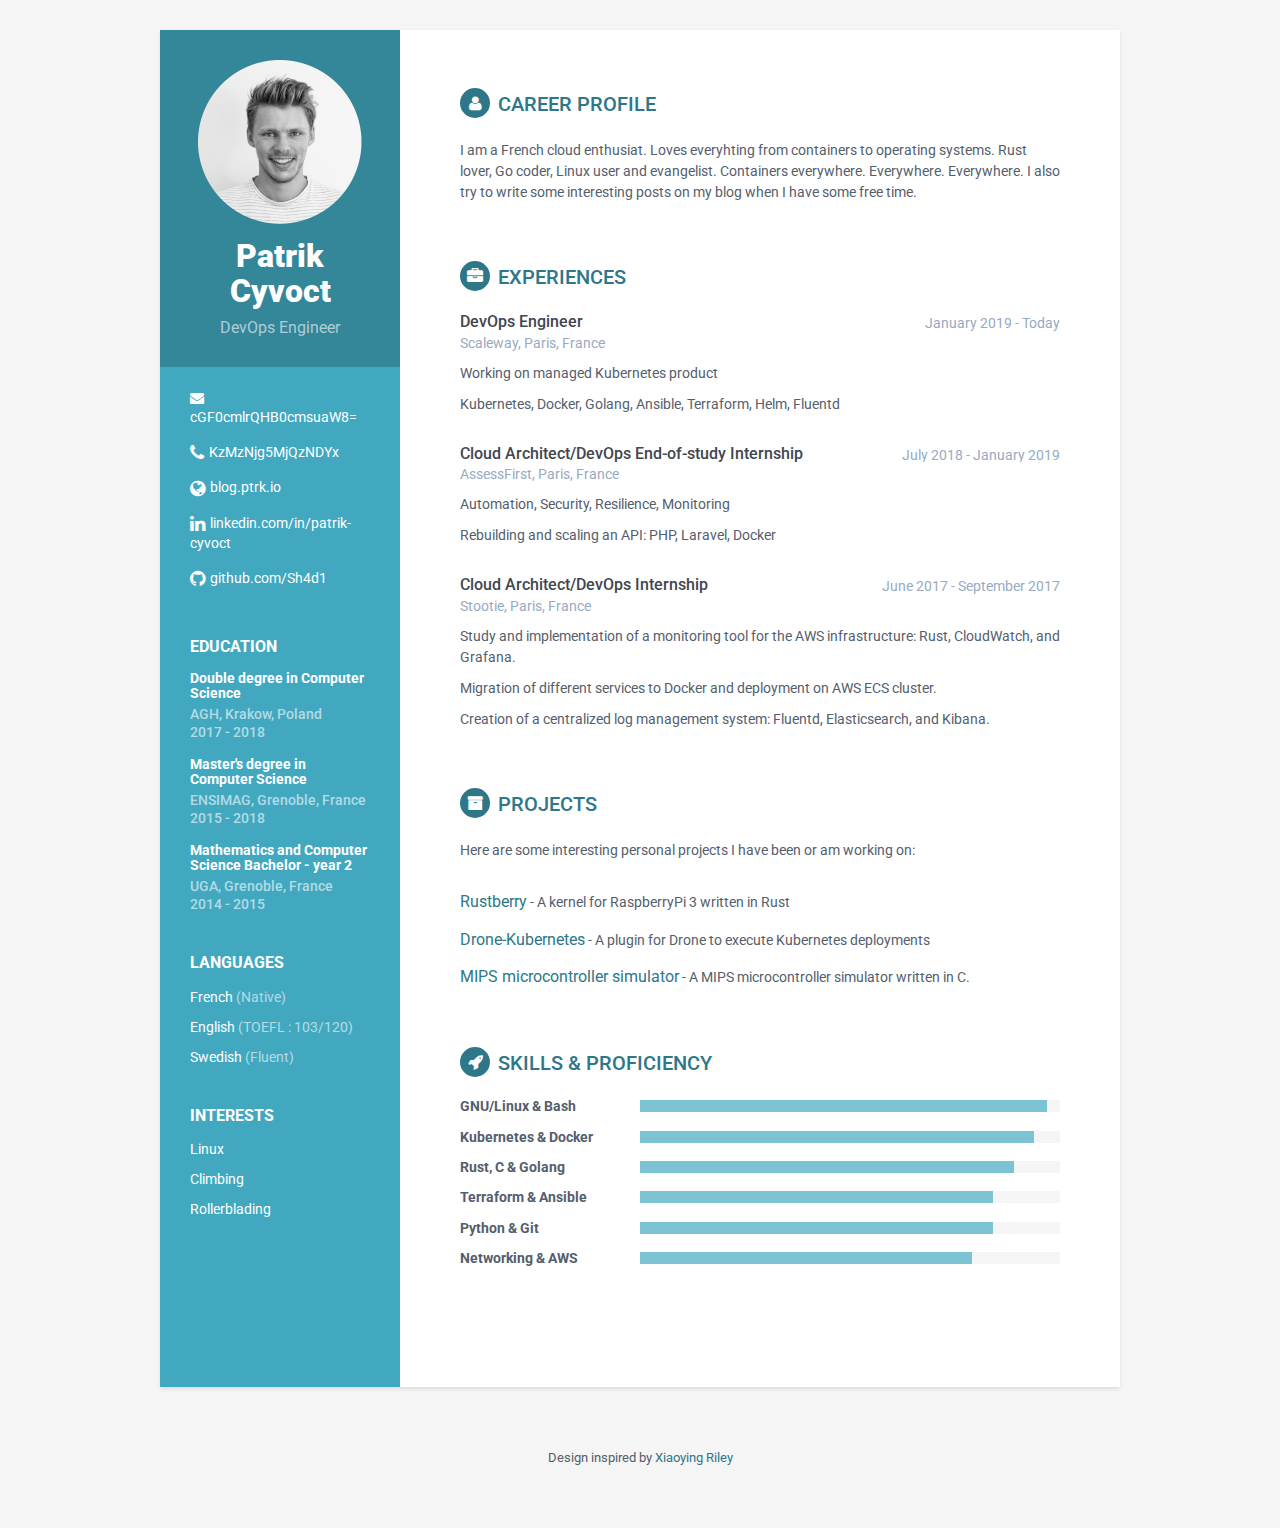
<file: public/index.html>
<!DOCTYPE html>
<!--[if IE 8]> <html lang="en" class="ie8"> <![endif]-->  
<!--[if IE 9]> <html lang="en" class="ie9"> <![endif]-->  
<!--[if !IE]><!--> <html lang="en"> <!--<![endif]-->  
<head>
    <title>Patrik Cyvoct - Resume</title>
    <!-- Meta -->
    <meta charset="utf-8">
    <meta http-equiv="X-UA-Compatible" content="IE=edge">
    <meta name="viewport" content="width=device-width, initial-scale=1.0">
    <meta name="description" content="Patrik Cyvoct resume">
    <meta name="author" content="Patrik Cyvoct">    
    <link rel="shortcut icon" href="favicon.ico">  
    <link href='https://fonts.googleapis.com/css?family=Roboto:400,500,400italic,300italic,300,500italic,700,700italic,900,900italic' rel='stylesheet' type='text/css'>
    <!-- Global CSS -->
    <link rel="stylesheet" href="assets/plugins/bootstrap/css/bootstrap.min.css">   
    <!-- Plugins CSS -->
    <link rel="stylesheet" href="assets/plugins/font-awesome/css/font-awesome.css">
    
    <!-- Theme CSS -->  
    <link id="theme-style" rel="stylesheet" href="assets/css/styles.css">
    <!-- HTML5 shim and Respond.js for IE8 support of HTML5 elements and media queries -->
    <!--[if lt IE 9]>
      <script src="https://oss.maxcdn.com/html5shiv/3.7.2/html5shiv.min.js"></script>
      <script src="https://oss.maxcdn.com/respond/1.4.2/respond.min.js"></script>
    <![endif]-->
</head> 

<body>
    <div class="wrapper">
        <div class="sidebar-wrapper">
            <div class="profile-container">
                <img class="profile" src="assets/images/me.png" alt="" />
                <h1 class="name">Patrik Cyvoct</h1>
                <h3 class="tagline">DevOps Engineer</h3>
            </div><!--//profile-container-->
            
            <div class="contact-container container-block">
                <ul class="list-unstyled contact-list">
                    <li class="email"><i class="fa fa-envelope"></i><a href="mailto: base64">cGF0cmlrQHB0cmsuaW8=</a></li>
                    <li class="phone"><i class="fa fa-phone"></i><a href="tel: base64">KzMzNjg5MjQzNDYx</a></li>
                    <li class="website"><i class="fa fa-globe"></i><a href="https://blog.ptrk.io" target="_blank">blog.ptrk.io</a></li>
                    <li class="linkedin"><i class="fa fa-linkedin"></i><a href="https://www.linkedin.com/in/patrik-cyvoct/" target="_blank">linkedin.com/in/patrik-cyvoct</a></li>
                    <li class="github"><i class="fa fa-github"></i><a href="https://github.com/Sh4d1" target="_blank">github.com/Sh4d1</a></li>
                </ul>
            </div><!--//contact-container-->
            <div class="education-container container-block">
                <h2 class="container-block-title">Education</h2>
                <div class="item">
                    <h4 class="degree">Double degree in Computer Science</h4>
                    <h5 class="meta">AGH, Krakow, Poland</h5>
                    <div class="time">2017 - 2018</div>
                </div>
                <div class="item">
                    <h4 class="degree">Master's degree in Computer Science</h4>
                    <h5 class="meta">ENSIMAG, Grenoble, France</h5>
                    <div class="time">2015 - 2018</div>
                </div><!--//item-->
                <div class="item">
                    <h4 class="degree">Mathematics and Computer Science Bachelor - year 2</h4>
                    <h5 class="meta">UGA, Grenoble, France</h5>
                    <div class="time">2014 - 2015</div>
                </div><!--//item-->
            </div><!--//education-container-->
            
            <div class="languages-container container-block">
                <h2 class="container-block-title">Languages</h2>
                <ul class="list-unstyled interests-list">
                    <li>French <span class="lang-desc">(Native)</span></li>
                    <li>English <span class="lang-desc">(TOEFL : 103/120)</span></li>
                    <li>Swedish <span class="lang-desc">(Fluent)</span></li>
                </ul>
            </div><!--//interests-->
            
            <div class="interests-container container-block">
                <h2 class="container-block-title">Interests</h2>
                <ul class="list-unstyled interests-list">
                    <li>Linux</li>
                    <li>Climbing</li>
                    <li>Rollerblading</li>
                </ul>
            </div><!--//interests-->
            
        </div><!--//sidebar-wrapper-->
        
        <div class="main-wrapper">
            
            <section class="section summary-section">
                <h2 class="section-title"><i class="fa fa-user"></i>Career Profile</h2>
                <div class="summary">
                    <p>
                    I am a French cloud enthusiat. Loves everyhting from containers to operating systems. Rust lover, Go coder, Linux user and evangelist. Containers everywhere. Everywhere. Everywhere. I also try to write some interesting posts on my blog when I have some free time.
                    </p>
                </div><!--//summary-->
            </section><!--//section-->
            
            <section class="section experiences-section">
                <h2 class="section-title"><i class="fa fa-briefcase"></i>Experiences</h2>
 
                <div class="item">
                    <div class="meta">
                        <div class="upper-row">
                            <h3 class="job-title">DevOps Engineer</h3>
                            <div class="time">January 2019 - Today</div>
                        </div><!--//upper-row-->
                        <div class="company">Scaleway, Paris, France</div>
                    </div><!--//meta-->
                    <div class="details">
                        <p>Working on managed Kubernetes product</p>
                        <p>Kubernetes, Docker, Golang, Ansible, Terraform, Helm, Fluentd</p>
                    </div><!--//details-->
                </div><!--//item-->
                
                <div class="item">
                    <div class="meta">
                        <div class="upper-row">
                            <h3 class="job-title">Cloud Architect/DevOps End-of-study Internship</h3>
                            <div class="time">July 2018 - January 2019</div>
                        </div><!--//upper-row-->
                        <div class="company">AssessFirst, Paris, France</div>
                    </div><!--//meta-->
                    <div class="details">
                        <p>Automation, Security, Resilience, Monitoring</p>
                        <p>Rebuilding and scaling an API: PHP, Laravel, Docker</p>
                    </div><!--//details-->
                </div><!--//item-->               
                <div class="item">
                    <div class="meta">
                        <div class="upper-row">
                            <h3 class="job-title">Cloud Architect/DevOps Internship</h3>
                            <div class="time">June 2017 - September 2017</div>
                        </div><!--//upper-row-->
                        <div class="company">Stootie, Paris, France</div>
                    </div><!--//meta-->
                    <div class="details">
                        <p>Study and implementation of a monitoring tool for the
                        AWS infrastructure: Rust, CloudWatch, and Grafana.</p>
                        <p>Migration of different services to Docker and deployment on AWS ECS cluster.</p>
                        <p>Creation of a centralized log management system:
                        Fluentd, Elasticsearch, and Kibana.</p> 
                    </div><!--//details-->
                </div><!--//item-->
            </section><!--//section-->
            
            <section class="section projects-section">
                <h2 class="section-title"><i class="fa fa-archive"></i>Projects</h2>
                <div class="intro">
                    <p>Here are some interesting personal projects I have been or am working on:</p>
                </div><!--//intro-->
                <div class="item">
                    <span class="project-title"><a href="https://github.com/Sh4d1/rustberry" target="_blank">Rustberry</a></span> - <span class="project-tagline">A kernel for RaspberryPi 3 written in Rust</span>
                </div>
                 <div class="item">
                    <span class="project-title"><a href="https://github.com/Sh4d1/drone-kubernetes" target="_blank">Drone-Kubernetes</a></span> - <span class="project-tagline">A plugin for Drone to execute Kubernetes deployments</span>
                </div>
                   
                <div class="item">
                    <span class="project-title"><a href="https://github.com/Sh4d1/projet_mips2016" target="_blank">MIPS microcontroller simulator</a></span> - <span class="project-tagline">A MIPS microcontroller simulator written in C.</span>
                </div><!--//item-->
            </section><!--//section-->
            
            <section class="skills-section section">
                <h2 class="section-title"><i class="fa fa-rocket"></i>Skills &amp; Proficiency</h2>
                <div class="skillset">        
                    <div class="item">
                        <h3 class="level-title">GNU/Linux &amp; Bash</h3>
                        <div class="level-bar">
                            <div class="level-bar-inner" data-level="98%">
                            </div>                                      
                        </div><!--//level-bar-->                                 
                    </div><!--//item-->
                    
                    <div class="item">
                        <h3 class="level-title">Kubernetes &amp; Docker</h3>
                        <div class="level-bar">
                            <div class="level-bar-inner" data-level="95%">
                            </div>                                      
                        </div><!--//level-bar-->                                 
                    </div><!--//item-->
                    
                    <div class="item">
                        <h3 class="level-title">Rust, C &amp; Golang</h3>
                        <div class="level-bar">
                            <div class="level-bar-inner" data-level="90%">
                            </div>                                      
                        </div><!--//level-bar-->                                 
                    </div><!--//item-->

                    <div class="item">
                        <h3 class="level-title">Terraform &amp; Ansible</h3>
                        <div class="level-bar">
                            <div class="level-bar-inner" data-level="85%">
                            </div>                                      
                        </div><!--//level-bar-->                                 
                    </div><!--//item-->
<div class="item">
                        <h3 class="level-title">Python &amp; Git</h3>
                        <div class="level-bar">
                        <div class="level-bar-inner" data-level="85%">
                        </div>                                      
                        </div><!--//level-bar-->                                 
                    </div><!--//item-->
                    
                    <div class="item">
                        <h3 class="level-title">Networking &amp; AWS</h3>
                        <div class="level-bar">
                            <div class="level-bar-inner" data-level="80%">
                            </div>                                      
                        </div><!--//level-bar-->                                 
                    </div><!--//item-->
                    
                </div>  
            </section><!--//skills-section-->
            
        </div><!--//main-body-->
    </div>
 
    <footer class="footer">
        <div class="text-center">
                <!--/* This template is released under the Creative Commons Attribution 3.0 License. Please keep the attribution link below when using for your own project. Thank you for your support. :) If you'd like to use the template without the attribution, you can check out other license options via our website: themes.3rdwavemedia.com */-->
                <small class="copyright">Design inspired by <a href="http://themes.3rdwavemedia.com" target="_blank">Xiaoying Riley</a></small>
        </div><!--//container-->
    </footer><!--//footer-->
 
    <!-- Javascript -->          
    <script type="text/javascript" src="assets/plugins/jquery-1.11.3.min.js"></script>
    <script type="text/javascript" src="assets/plugins/bootstrap/js/bootstrap.min.js"></script>    
    <!-- custom js -->
    <script type="text/javascript" src="assets/js/main.js"></script>            
</body>
</html>
</file>
<file: public/assets/css/styles.css>
/*   
 * Template Name: Orbit - Responsive Resume/CV Template for Developers
 * Version: 1.0
 * Author: Xiaoying Riley
 * Twitter: @3rdwave_themes
 * License: Creative Commons Attribution 3.0 License
 * Website: http://themes.3rdwavemedia.com/
*/
/* styles.css */
/* ======= Base ======= */
body {
  font-family: 'Roboto', sans-serif;
  color: #545E6C;
  background: #f5f5f5;
  font-size: 14px;
  padding: 30px;
  -webkit-font-smoothing: antialiased;
  -moz-osx-font-smoothing: grayscale;
}
h1,
h2,
h3,
h4,
h5,
h6 {
  font-weight: 700;
}
a {
  color: #2d7788;
  -webkit-transition: all 0.4s ease-in-out;
  -moz-transition: all 0.4s ease-in-out;
  -ms-transition: all 0.4s ease-in-out;
  -o-transition: all 0.4s ease-in-out;
}
a:hover {
  text-decoration: underline;
  color: #1a454f;
}
a:focus {
  text-decoration: none;
}
p {
  line-height: 1.5;
}
.wrapper {
  background: #42A8C0;
  max-width: 960px;
  margin: 0 auto;
  position: relative;
  -webkit-box-shadow: 0px 2px 4px rgba(0, 0, 0, 0.1);
  -moz-box-shadow: 0px 2px 4px rgba(0, 0, 0, 0.1);
  box-shadow: 0px 2px 4px rgba(0, 0, 0, 0.1);
}
.sidebar-wrapper {
  background: #42A8C0;
  position: absolute;
  /*right: 0;*/
  left:0;
  width: 240px;
  height: 100%;
  min-height: 800px;
  color: #fff;
}
.sidebar-wrapper a {
  color: #fff;
}
.sidebar-wrapper .profile-container {
  padding: 30px;
  background: rgba(0, 0, 0, 0.2);
  text-align: center;
  color: #fff;
}
.sidebar-wrapper .name {
  font-size: 32px;
  font-weight: 900;
  margin-top: 0;
  margin-bottom: 10px;
}
.sidebar-wrapper .tagline {
  color: rgba(255, 255, 255, 0.6);
  font-size: 16px;
  font-weight: 400;
  margin-top: 0;
  margin-bottom: 0;
}
.sidebar-wrapper .profile {
  margin-bottom: 15px;
}
.sidebar-wrapper .contact-list .fa {
  margin-right: 5px;
  font-size: 18px;
  vertical-align: middle;
}
.sidebar-wrapper .contact-list li {
  margin-bottom: 15px;
}
.sidebar-wrapper .contact-list li:last-child {
  margin-bottom: 0;
}
.sidebar-wrapper .contact-list .email .fa {
  font-size: 14px;
}
.sidebar-wrapper .container-block {
  padding: 30px;
  padding-top: 20px;
  padding-bottom: 20px;
}
.sidebar-wrapper .container-block-title {
  text-transform: uppercase;
  font-size: 16px;
  font-weight: 700;
  margin-top: 0;
  margin-bottom: 15px;
}
.sidebar-wrapper .degree {
  font-size: 14px;
  margin-top: 0;
  margin-bottom: 5px;
}
.sidebar-wrapper .education-container .item {
  margin-bottom: 15px;
}
.sidebar-wrapper .education-container .item:last-child {
  margin-bottom: 0;
}
.sidebar-wrapper .education-container .meta {
  color: rgba(255, 255, 255, 0.6);
  font-weight: 500;
  margin-bottom: 0px;
  margin-top: 0;
}
.sidebar-wrapper .education-container .time {
  color: rgba(255, 255, 255, 0.6);
  font-weight: 500;
  margin-bottom: 0px;
}
.sidebar-wrapper .languages-container .lang-desc {
  color: rgba(255, 255, 255, 0.6);
}
.sidebar-wrapper .languages-list {
  margin-bottom: 0;
}
.sidebar-wrapper .languages-list li {
  margin-bottom: 10px;
}
.sidebar-wrapper .languages-list li:last-child {
  margin-bottom: 0;
}
.sidebar-wrapper .interests-list {
  margin-bottom: 0;
}
.sidebar-wrapper .interests-list li {
  margin-bottom: 10px;
}
.sidebar-wrapper .interests-list li:last-child {
  margin-bottom: 0;
}
.main-wrapper {
  background: #fff;
  padding: 60px;
/*  padding-right: 300px;*/

  padding-left: 300px;
}
.main-wrapper .section-title {
  text-transform: uppercase;
  font-size: 20px;
  font-weight: 500;
  color: #2d7788;
  position: relative;
  margin-top: 0;
  margin-bottom: 20px;
}
.main-wrapper .section-title .fa {
  width: 30px;
  height: 30px;
  margin-right: 8px;
  display: inline-block;
  color: #fff;
  -webkit-border-radius: 50%;
  -moz-border-radius: 50%;
  -ms-border-radius: 50%;
  -o-border-radius: 50%;
  border-radius: 50%;
  -moz-background-clip: padding;
  -webkit-background-clip: padding-box;
  background-clip: padding-box;
  background: #2d7788;
  text-align: center;
  padding-top: 8px;
  font-size: 16px;
  position: relative;
  top: -2px;
}
.main-wrapper .section {
  margin-bottom: 60px;
}
.main-wrapper .experiences-section .item {
  margin-bottom: 30px;
}
.main-wrapper .upper-row {
  position: relative;
  overflow: hidden;
  margin-bottom: 2px;
}
.main-wrapper .job-title {
  color: #3F4650;
  font-size: 16px;
  margin-top: 0;
  margin-bottom: 0;
  font-weight: 500;
}
.main-wrapper .time {
  position: absolute;
  right: 0;
  top: 0;
  color: #97AAC3;
}
.main-wrapper .company {
  margin-bottom: 10px;
  color: #97AAC3;
}
.main-wrapper .project-title {
  font-size: 16px;
  font-weight: 400;
  margin-top: 0;
  margin-bottom: 5px;
}
.project-url {
  color: #2d7788;
}
.main-wrapper .projects-section .intro {
  margin-bottom: 30px;
}
.main-wrapper .projects-section .item {
  margin-bottom: 15px;
}
.skillset .item {
  margin-bottom: 15px;
  overflow: hidden;
}
.skillset .level-title {
  font-size: 14px;
  margin-top: 0;
  margin-bottom: 12px;
}
.skillset .level-bar {
  height: 12px;
  background: #f5f5f5;
}
.skillset .level-bar-inner {
  height: 12px;
  background: #7bc2d3;
}
.footer {
  padding: 30px;
  padding-top: 60px;
}
.footer .copyright {
  line-height: 1.6;
  color: #545E6C;
  font-size: 13px;
}
.footer .fa-heart {
  color: #fb866a;
}
/* Extra small devices (phones, less than 768px) */
@media (max-width: 767px) {
  .sidebar-wrapper {
    position: static;
    width: inherit;
  }
  .main-wrapper {
    padding: 30px;
  }
  .main-wrapper .time {
    position: static;
    display: block;
    margin-top: 5px;
  }
  .main-wrapper .upper-row {
    margin-bottom: 0;
  }
}
/* Small devices (tablets, 768px and up) */
/* Medium devices (desktops, 992px and up) */
@media (min-width: 992px) {
  .skillset .level-title {
    display: inline-block;
    float: left;
    width: 30%;
    margin-bottom: 0;
  }
  .skillset .level-bar {
    display: inline-block;
    width: 70%;
    float: left;
    position: relative;
    top: 1px;
  }
}
/* Large devices (large desktops, 1200px and up) */
/* Ex-Large devices (large desktops, 1200px and up) */
</file>
